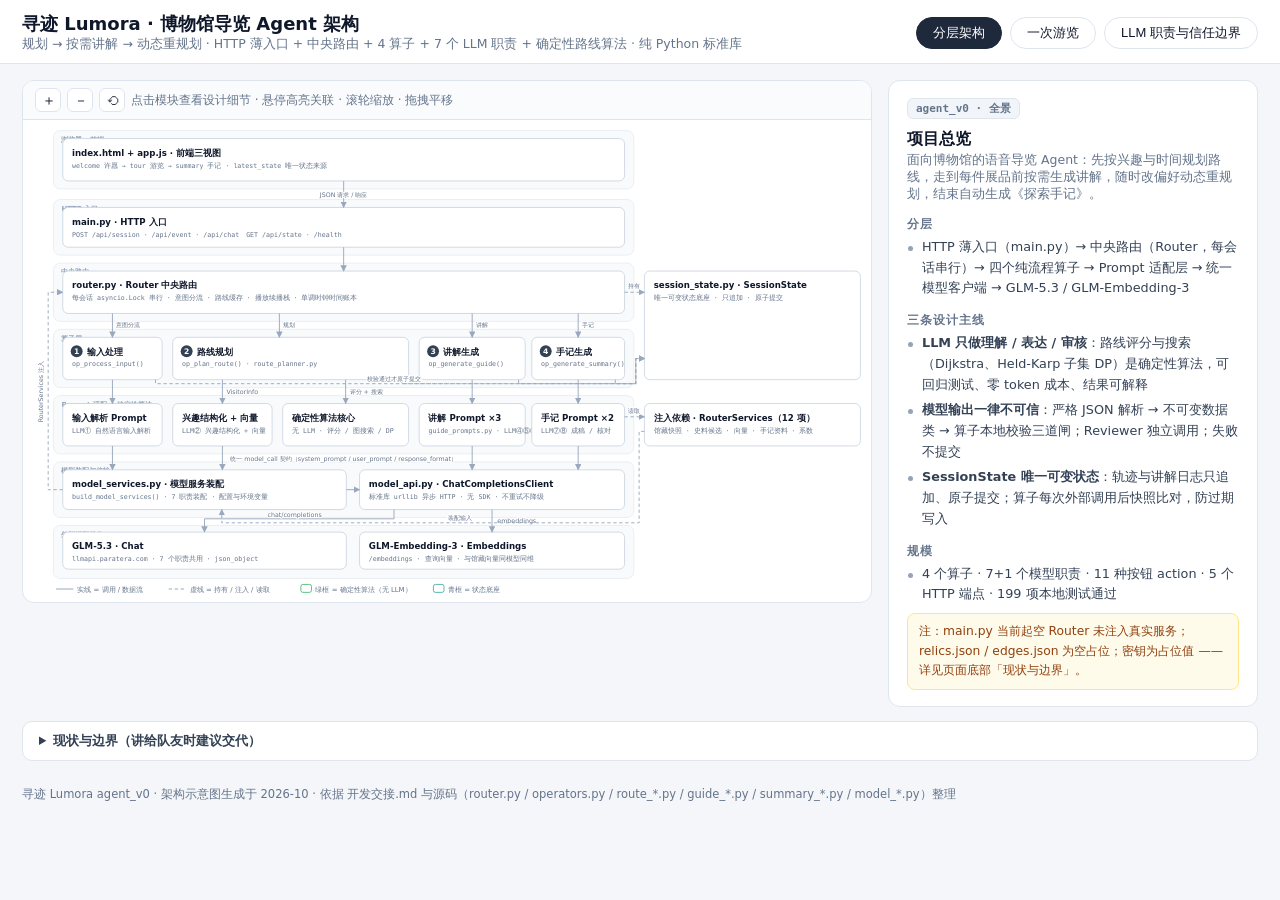
<file: docs/架构示意图.html>
<!doctype html>
<html lang="zh-CN">
<head>
<meta charset="utf-8">
<meta name="viewport" content="width=device-width, initial-scale=1">
<title>寻迹 Lumora · Agent 架构示意图</title>
<style>
  :root{
    --ink:#0f172a; --muted:#64748b; --bg:#f4f6f9; --panel:#ffffff; --line:#dfe5ee;
    --accent:#2563eb; --algo:#16a34a; --state:#0d9488;
  }
  *{box-sizing:border-box}
  body{margin:0;background:var(--bg);color:var(--ink);
    font-family:system-ui,-apple-system,"Segoe UI","Microsoft YaHei","PingFang SC",sans-serif;}
  header{position:sticky;top:0;z-index:20;background:#fff;border-bottom:1px solid var(--line);
    padding:12px 22px 10px;display:flex;flex-wrap:wrap;gap:8px 18px;align-items:center;}
  header h1{font-size:18px;margin:0;font-weight:700}
  header .sub{font-size:12.5px;color:var(--muted)}
  nav{margin-left:auto;display:flex;gap:8px}
  nav button{border:1px solid var(--line);background:#fff;border-radius:999px;padding:6px 16px;
    font-size:13px;cursor:pointer;color:var(--ink);transition:.15s}
  nav button:hover{border-color:#94a3b8}
  nav button.on{background:#1e293b;border-color:#1e293b;color:#fff}
  main{padding:16px 22px 8px}
  section.view{display:none}
  section.view.on{display:block}
  /* ---- 架构视图 ---- */
  #view-arch{display:none}
  #view-arch.on{display:flex;gap:16px;align-items:flex-start}
  #archwrap{flex:1;min-width:0;background:var(--panel);border:1px solid var(--line);border-radius:12px;
    overflow:hidden}
  #archbar{display:flex;gap:6px;align-items:center;padding:7px 12px;border-bottom:1px solid var(--line);
    font-size:12px;color:var(--muted);background:#fafbfd}
  #archbar button{border:1px solid var(--line);background:#fff;border-radius:6px;width:26px;height:24px;
    cursor:pointer;font-size:14px;line-height:1;color:var(--ink)}
  #archbar button:hover{border-color:var(--accent);color:var(--accent)}
  #svgbox{overflow:hidden;cursor:grab}
  #svgbox.panning{cursor:grabbing}
  svg#arch{display:block;width:100%;height:auto;user-select:none;-webkit-user-select:none}
  g.node{cursor:pointer}
  g.node rect.box{fill:#fff;stroke:#cbd5e1;stroke-width:1.3;transition:.12s}
  g.node:hover rect.box{stroke:var(--accent)}
  g.node.sel rect.box{stroke:var(--accent);stroke-width:2;fill:#f5f9ff}
  g.edge path{fill:none;stroke:#9aa8bd;stroke-width:1.4}
  g.edge text{fill:#64748b;font-size:9.5px;paint-order:stroke;stroke:#ffffff;stroke-width:3px}
  g.edge.hl path{stroke:var(--accent);stroke-width:2.4}
  g.edge.hl text{fill:var(--accent);font-weight:600}
  /* ---- 详情面板 ---- */
  aside#detail{width:370px;flex:0 0 370px;background:var(--panel);border:1px solid var(--line);
    border-radius:12px;padding:16px 18px;max-height:calc(100vh - 130px);overflow:auto;position:sticky;top:74px}
  #detail .dfile{display:inline-block;font:600 11px/1 ui-monospace,Consolas,monospace;
    background:#f1f5f9;border:1px solid var(--line);border-radius:6px;padding:4px 8px;color:var(--muted)}
  #detail h2{font-size:16px;margin:10px 0 2px}
  #detail .dtag{font-size:12.5px;color:var(--muted);margin:2px 0 8px}
  #detail ul{margin:4px 0;padding-left:0;list-style:none}
  #detail li{font-size:12.8px;line-height:1.62;padding-left:15px;position:relative;margin:5px 0;color:#334155}
  #detail li:before{content:"";position:absolute;left:1px;top:9px;width:5px;height:5px;border-radius:50%;background:#94a3b8}
  #detail .dapi{font:11.5px/1.6 ui-monospace,Consolas,monospace;background:#f1f5f9;color:#334155;
    border:1px solid var(--line);border-radius:8px;padding:9px 11px;margin:8px 0 4px;white-space:pre-wrap;word-break:break-all}
  #detail .dnote{font-size:12.3px;background:#fffbeb;border:1px solid #fde68a;border-radius:8px;
    padding:8px 11px;margin-top:8px;color:#92400e;line-height:1.6}
  #detail h3{font-size:11.5px;color:var(--muted);margin:14px 0 2px;letter-spacing:1px}
  /* ---- 旅程视图 ---- */
  #view-journey .stage{display:flex;gap:14px;align-items:flex-start;flex-wrap:wrap}
  #steps{flex:0 0 250px;display:flex;flex-direction:column;gap:6px}
  #steps .step{background:var(--panel);border:1px solid var(--line);border-radius:10px;padding:10px 12px;
    cursor:pointer;transition:.15s;display:flex;gap:10px;align-items:baseline}
  #steps .step:hover{border-color:#94a3b8}
  #steps .step.on{border-color:#1e293b;background:#f8fafc}
  #steps .step .no{font-size:11px;font-weight:700;color:#fff;background:#334155;border-radius:6px;padding:2px 7px}
  #steps .step.on .no{background:var(--ink)}
  #steps .step .t{font-size:13.5px;font-weight:600}
  #steps .step .e{font-size:10.5px;color:var(--muted);display:block;margin-top:2px}
  #stepdetail{flex:1;min-width:320px;background:var(--panel);border:1px solid var(--line);border-radius:12px;
    padding:18px 20px}
  #stepdetail h2{margin:0 0 2px;font-size:17px}
  #stepdetail .ep{font:11.5px ui-monospace,Consolas,monospace;background:#f1f5f9;color:#334155;border:1px solid var(--line);
    display:inline-block;border-radius:6px;padding:4px 10px;margin:6px 0 12px}
  .flowcol{margin:8px 0 4px}
  .fstep{background:#fff;border:1px solid var(--line);border-left:3px solid #cbd5e1;
    border-radius:8px;padding:7px 12px;font-size:12.8px;margin:0 auto;max-width:560px;color:#334155}
  .fstep.llm{border-left-color:var(--accent)}
  .fstep.algo{border-left-color:var(--algo)}
  .fstep.state{border-left-color:var(--state)}
  .farrow{text-align:center;color:#b6c2d4;font-size:12px;line-height:1.3;margin:1px 0}
  .tagrow{display:flex;flex-wrap:wrap;gap:6px;margin-top:6px}
  .tag{font-size:11.5px;border-radius:999px;padding:2px 11px;border:1px solid var(--line);background:#fff;color:#475569}
  .tag.llm{border-color:#bfdbfe;color:#1d4ed8}
  .tag.st{border-color:#99f6e4;color:#0f766e}
  #stepdetail h3{font-size:11.5px;color:var(--muted);margin:16px 0 4px;letter-spacing:1px}
  #stepdetail .snote{font-size:12.6px;color:#78350f;background:#fffbeb;border:1px solid #fde68a;
    border-radius:8px;padding:8px 12px;line-height:1.65;margin-top:4px}
  /* ---- LLM 视图 ---- */
  #view-llm h3.h{margin:4px 0 8px;font-size:14px;font-weight:600}
  .pipe{display:flex;flex-wrap:wrap;gap:6px;align-items:stretch;margin:6px 0 18px}
  .pipe .st{flex:1;min-width:150px;background:var(--panel);border:1px solid var(--line);
    border-radius:10px;padding:9px 12px;font-size:12.2px;line-height:1.5;color:#334155}
  .pipe .st b{display:block;font-size:11.8px;color:var(--ink);margin-bottom:3px}
  .pipe .arr{align-self:center;color:#b6c2d4;font-size:15px;flex:0 0 auto}
  .llmgrid{display:flex;gap:14px;flex-wrap:wrap;align-items:flex-start}
  table.llm{border-collapse:collapse;background:var(--panel);border:1px solid var(--line);
    border-radius:12px;overflow:hidden;flex:1 1 640px;font-size:12.4px}
  table.llm th{background:#f8fafc;text-align:left;padding:8px 10px;font-size:11.5px;color:var(--muted);letter-spacing:.5px}
  table.llm td{border-top:1px solid var(--line);padding:7px 10px;vertical-align:top;line-height:1.5;color:#334155}
  table.llm td.r{font-weight:700;white-space:nowrap;color:var(--ink)}
  table.llm tr:hover td{background:#fafbfd}
  .llmcards{flex:0 0 350px;display:flex;flex-direction:column;gap:12px}
  .card{background:var(--panel);border:1px solid var(--line);border-top:3px solid var(--algo);
    border-radius:10px;padding:12px 15px}
  .card.rose{border-top-color:var(--accent)}
  .card h3{margin:0 0 6px;font-size:13.5px}
  .card li{font-size:12.4px;line-height:1.65;margin:4px 0;color:#334155}
  /* ---- 现状条 ---- */
  details#status{margin:6px 22px 20px;background:#fff;border:1px solid var(--line);border-radius:10px;padding:10px 16px}
  details#status summary{cursor:pointer;font-size:13px;font-weight:600;color:#334155}
  details#status ul{margin:8px 0 2px;padding-left:20px}
  details#status li{font-size:12.6px;line-height:1.7;color:#475569}
  footer{padding:6px 22px 18px;font-size:11.5px;color:var(--muted)}
  @media (max-width:1100px){
    #view-arch.on{flex-direction:column}
    aside#detail{width:100%;flex:none;position:static;max-height:none}
  }
</style>
</head>
<body>

<header>
  <div>
    <h1>寻迹 Lumora · 博物馆导览 Agent 架构</h1>
    <div class="sub">规划 → 按需讲解 → 动态重规划 · HTTP 薄入口 + 中央路由 + 4 算子 + 7 个 LLM 职责 + 确定性路线算法 · 纯 Python 标准库</div>
  </div>
  <nav>
    <button data-v="arch" class="on">分层架构</button>
    <button data-v="journey">一次游览</button>
    <button data-v="llm">LLM 职责与信任边界</button>
  </nav>
</header>

<main>
  <!-- ===================== 视图一：分层架构 ===================== -->
  <section class="view on" id="view-arch">
    <div id="archwrap">
      <div id="archbar">
        <button id="zin" title="放大">＋</button>
        <button id="zout" title="缩小">－</button>
        <button id="zreset" title="复位">⟲</button>
        <span>点击模块查看设计细节 · 悬停高亮关联 · 滚轮缩放 · 拖拽平移</span>
      </div>
      <div id="svgbox"><svg id="arch" xmlns="http://www.w3.org/2000/svg" viewBox="0 0 1280 728"></svg></div>
    </div>
    <aside id="detail"></aside>
  </section>

  <!-- ===================== 视图二：一次游览 ===================== -->
  <section class="view" id="view-journey">
    <div class="stage">
      <div id="steps"></div>
      <div id="stepdetail"></div>
    </div>
  </section>

  <!-- ===================== 视图三：LLM 职责 ===================== -->
  <section class="view" id="view-llm">
    <h3 class="h">模型输出的信任管线 —— 每一次 LLM 调用都要走完全部闸门</h3>
    <div class="pipe" id="pipe"></div>
    <div class="llmgrid">
      <table class="llm" id="llmtable"></table>
      <div class="llmcards">
        <div class="card">
          <h3>路线核心刻意不用 LLM</h3>
          <ul>
            <li>六维加权评分、有向 Dijkstra 最短路、≤12 厅 Held-Karp 子集 DP（>12 厅贪心 + 2-opt）全部是<b>确定性算法</b>。</li>
            <li>LLM 只提供两个输入：<b>InterestProfile 兴趣标签</b> + <b>查询向量</b>，之后的决策可复现、可回归测试（199 项测试）、零 token 成本。</li>
            <li>精确最优的边界写进返回值（optimality_scope）：限于既定单厅 Top-K、预计算最短通路与尾部剔除规则之内。</li>
          </ul>
        </div>
        <div class="card rose">
          <h3>模型输出一律不可信</h3>
          <ul>
            <li>严格 JSON 解析：拒绝未知/缺失字段、重复键、代码围栏外文本、SDK 包装。</li>
            <li>不可变数据类（frozen + slots）二次构造校验：引用范围、顺序、数量。</li>
            <li>两个 Reviewer <b>独立成调</b>，不复用 Composer 的判断；approved=true 时 issues 必须为空，无默认批准。</li>
            <li>任一环节失败 → 不写入会话状态（原子性）；算子每次外部调用后还会比对会话快照防过期提交。</li>
          </ul>
        </div>
      </div>
    </div>
  </section>
</main>

<details id="status">
  <summary>现状与边界（讲给队友时建议交代）</summary>
  <ul>
    <li><b>已实现</b>：Router、4 个算子、7 个模型职责装配、HTTP 入口与前端三视图；<b>199 项本地测试全部通过</b>（mock transport，不访问真实服务）。</li>
    <li><b>main.py 目前起的是空 Router</b>：serve() 未注入 build_model_services() 与真实馆藏数据，直接运行时聊天/规划会 service_unavailable，部署前需在启动层装配。</li>
    <li><b>data/relics.json、data/edges.json 均为空占位</b>：馆藏快照（MuseumSnapshot）、史料候选需由数据侧注入，不编造虚构拓扑。</li>
    <li><b>远端模型未验证</b>：API 密钥为占位值，真实密钥用环境变量 LUMORA_LLM_API_KEY 注入（set_lumora_api_key.ps1）。</li>
    <li><b>待接入</b>：TTS、真实播放器、鉴权、状态持久化（当前路由状态为进程内存）。</li>
  </ul>
</details>

<footer>寻迹 Lumora agent_v0 · 架构示意图生成于 2026-10 · 依据 开发交接.md 与源码（router.py / operators.py / route_*.py / guide_*.py / summary_*.py / model_*.py）整理</footer>

<script>
/* ============================================================
   层背景带（中性灰，仅作分区提示）
============================================================ */
const BANDS = [
  {x:46, y:16,  w:876, h:88, label:'浏览器 · 前端'},
  {x:46, y:120, w:876, h:84, label:'HTTP 入口'},
  {x:46, y:216, w:876, h:88, label:'中央路由'},
  {x:46, y:316, w:876, h:88, label:'算子层'},
  {x:46, y:416, w:876, h:88, label:'Prompt 适配 × 确定性算法'},
  {x:46, y:516, w:876, h:84, label:'模型装配与传输'},
  {x:46, y:612, w:876, h:80, label:'外部模型服务'},
];

/* ============================================================
   节点：图面只保留 名称 + 一行小注，细节全部在右侧面板
   accent: 'algo'（绿）/ 'state'（青）/ 默认中性
============================================================ */
const NODES = [
{ id:'frontend', x:60,y:28, w:848,h:64,
  title:'index.html + app.js · 前端三视图', sub:'welcome 许愿 → tour 游览 → summary 手记 · latest_state 唯一状态来源',
  detail:{file:'index.html / app.js / style.css', tag:'三视图单页前端，只做展示与上报，不保存合并状态',
    pts:[
      '三视图：welcome 许愿表单 → tour 游览（路线卡 / 讲解卡 / 聊天卡）→ summary 探索手记',
      '每次响应统一 {reply_content, latest_state}，前端 apply() 整体重渲染；latest_state 永远来自服务端 state.to_dict()',
      '讲解播放按分句逐段推进，定时上报 playback_progress（当前为模拟播放器）',
      '结束模态收集两个反馈问题（最印象展品 / 感想），均可跳过',
      'sessionStorage 记住 session_id，刷新后 GET /api/state 恢复界面',
    ]}},
{ id:'main', x:60,y:132, w:848,h:60,
  title:'main.py · HTTP 入口', sub:'POST /api/session · /api/event · /api/chat　GET /api/state · /health',
  detail:{file:'main.py', tag:'HTTP 到 Router 的薄适配层，不做任何业务',
    pts:[
      '纯标准库 http.server 自建（无 Flask/FastAPI），单线程 + 内置 asyncio 事件循环',
      '五个端点：POST /api/session 建会话、/api/event 按钮事件、/api/chat 自然语言、GET /api/state 读状态、/health 健康检查；另托管静态文件',
      '只做 JSON 校验与转交，CORS 全开，请求体上限 1MB',
    ],
    note:'create_server() 当前用空 Router() —— serve() 前需自行传入 build_model_services() 装配的 Router，否则聊天 / 规划会 service_unavailable。'}},
{ id:'router', x:60,y:228, w:848,h:64,
  title:'router.py · Router 中央路由', sub:'每会话 asyncio.Lock 串行 · 意图分流 · 路线缓存 · 播放续播栈 · 单调时钟时间账本',
  detail:{file:'router.py', tag:'可注入的内存态调度层：会话管理、事件分发、播放协议、时间账本',
    pts:[
      '按 session_id 保存独立会话，每会话一把 asyncio.Lock：同会话请求串行，不同会话可并发',
      '11 种按钮 action 直达：submit_preferences / update_visitor_info / replan / start_guide / skip / update_location / playback_progress / resume_guide / finish / generate_summary / get_state',
      '自然语言经 op_process_input 分流；混合输入按「提交游客信息 → 回答当前展品追问 → 必要时重规划」执行',
      '会话级缓存：最近路线 route、最近尝试 plan_result、route_dirty 标记、当前播放稿件版本、resume 续播栈、summary',
      '时间账本：请求进出按单调时钟扣减 remaining_minutes；显式提交时间重置计时基准；规划预估 time_bill 不扣真实余额',
      'no_feasible_route：保留旧队列并保持 route_dirty，拒绝沿失效路线开讲；time_exhausted：只清空待看队列，不结束游览',
      'finish 幂等；结束后若注入手记服务则自动生成《探索手记》，失败可重试',
    ],
    api:'dispatch_action(router, session_id, action, payload)\ndispatch_chat(router, session_id, text, playback=None)\ncreate_session(...) → 每次响应 {reply_content, latest_state}'}},
{ id:'state', x:938,y:228, w:326,h:164, accent:'state',
  title:'session_state.py · SessionState', sub:'唯一可变状态底座 · 只追加 · 原子提交',
  detail:{file:'session_state.py', tag:'四个算子共同的可信状态底座：只校验和保存，不含算法',
    pts:[
      'VisitorInfo 五类：content_interests（内容兴趣）/ guide_styles（讲解风格）/ guide_focus（讲解角度）/ remaining_minutes（剩余时间）/ other_needs（其他需求），均可缺省',
      'pending_queue 待看队列只能整体替换，禁止重复与已参观展品',
      'visited_relics 参观轨迹与 guide_records 讲解日志只能追加；跳过与重规划不删除已生成问答',
      'record_guide() 原子提交：主讲校验成功 → 追加日志 + VisitRecord + 队首出队一次完成；追问回答只追加日志',
      'skip_next() 移出队首记入 skipped，不算已参观；finish() 幂等，之后冻结一切修改',
      'GuideContext 保存播放上下文（稿件 ID / 分句 / 已播前缀），防止「已生成」被误当「已听完」',
      'to_dict() / from_dict()：服务端可信快照序列化与恢复，不接受客户端快照覆盖服务端状态',
    ],
    api:'update_visitor_info(**changes)\nreplace_pending_queue(stops)\nrecord_guide(record)\nskip_next(expected_relic_id=None)\nfinish() · to_dict() · from_dict(data)'}},
{ id:'op_input', x:60,y:328, w:150,h:64, badge:'1',
  title:'输入处理', sub:'op_process_input()',
  detail:{file:'operators.py → op_process_input()', tag:'统一入口：结构化字段与自然语言都从这里进入',
    pts:[
      '五类游客信息字段字典 → 直接校验局部更新，不调用模型',
      '自然语言 → 注入的 InputInterpreter（LLM①），输出 InputAnalysis：visitor_info_changes / question / replan_requested / finish_requested',
      '当前展品追问优先取 GuideContext 正在讲的展品，而非最近完成讲解的展品',
      '分析结果与字段全部校验成功才提交；失败不写入任何状态',
      '算子不改轨迹、讲解日志、待看队列；追问交给 Router 转给讲解算子',
    ]}},
{ id:'op_plan', x:226,y:328, w:356,h:64, badge:'2',
  title:'路线规划', sub:'op_plan_route() · route_planner.py',
  detail:{file:'route_planner.py → op_plan_route()', tag:'评分 → 打包 → 图搜索 → 裁剪 → 召回 → 原子提交',
    pts:[
      '输入：真实当前位置 / 出口 + MuseumSnapshot + InterestProfile + 查询向量 + pace（quick / standard / deep）',
      '时间未知 → 要求补充；时间为 0 → time_exhausted 清空队列（不代表已到出口）',
      '计算与校验全部成功后才一次性替换 pending_queue；不改历史记录、不扣减 remaining_minutes',
      '无可行通路或净预算不足 → no_feasible_route、pending_queue_updated=False，保留原队列',
      '返回完整 plan_result：路径节点 / 展品三项评分 / 推荐标签 / time_bill（步行+穿行+驻足+罚时）',
      '没有核心展品但可通行时返回纯通行路线，仍可召回顺路国宝',
    ],
    api:'await op_plan_route(state, start_node_id, exit_node_id,\n    snapshot, interests, query_vector, pace, config)'}},
{ id:'op_guide', x:598,y:328, w:160,h:64, badge:'3',
  title:'讲解生成', sub:'op_generate_guide()',
  detail:{file:'guide_generator.py → op_generate_guide()', tag:'三段流水：Selector → Composer → Reviewer，全部必需注入',
    pts:[
      '缺任一模型服务抛 NotImplementedError，无规则回退、无模型内部知识回退',
      '每次外部调用后比对会话快照，会话已变即终止本次流程，防过期结果提交',
      '主讲只允许当前队首（建议显式带 relic_id 防旧按钮操作到新队首）',
      '成功才 record_guide() 原子提交：讲解日志 + VisitRecord + 队首出队一次完成',
      '追问回答不改轨迹、不改主讲原稿，原样返回 resume_context 供 Router 续播',
      'Reviewer 不批准 = 整体失败，不留半稿；新稿件使用新 guide_id',
    ]}},
{ id:'op_summary', x:768,y:328, w:140,h:64, badge:'4',
  title:'手记生成', sub:'op_generate_summary()',
  detail:{file:'summary_generator.py → op_generate_summary()', tag:'把本次全程讲解与问答整理成结构化《探索手记》',
    pts:[
      '取材：SessionState 里的全程 guide_records + visited_relics（含队首未完成主讲的问答），不从模型内部知识补内容',
      '展品基础资料按 ID 查 data/relics.json；缺失 / 重复 / 额外 ID 直接失败',
      '本地校验：trail 覆盖全部已参观且保序、discoveries ≥ 1、connections ≥ 2 件展品、questions 只引真实 answer 记录',
      '空游览（无轨迹无日志）→ status=empty，不调模型',
      '不改会话、不自动 finish；结束后可重复生成 / 重试',
      '原问题由后端从日志补回，模型只写 answer_summary，禁止改写问题',
    ]}},
{ id:'prompt_input', x:60,y:428, w:150,h:64,
  title:'输入解析 Prompt', sub:'LLM① 自然语言输入解析',
  detail:{file:'input_interpreter_prompt.py', tag:'模型无关的 Prompt 适配层（不绑定任何厂商 SDK）',
    pts:[
      '提供系统提示、严格 JSON Schema、build_input_interpreter_messages()、parse_input_analysis() 与异步闭包',
      '上下文（游客信息 / 当前参观 / 讲解上下文）以不可变对象传入，不暴露可修改的会话',
      '输出四键：visitor_info_changes / question / replan_requested / finish_requested；涉及字段须给完整新值',
    ]}},
{ id:'prompt_interest', x:226,y:428, w:150,h:64,
  title:'兴趣结构化 + 向量', sub:'LLM② 兴趣结构化 + 向量',
  detail:{file:'interest_prompts.py', tag:'把不可变 VisitorInfo 转换为规划用的 InterestProfile',
    pts:[
      '输出字段与 route_models.InterestProfile 一致：时代 / 地域 / 品类 / 工艺（组内 OR）+ 题材 / 审美 / 文化 IP / 受众（外层独立目标、内层 OR 备选）+ query_text',
      'guide_styles 与 remaining_minutes 不进入兴趣标签；other_needs 只在明确表达受众适配时进入 target_audience',
      '可注入馆藏 taxonomy 规范词表：提供后模型只能从对应维度规范词中选择',
      '同一服务层同时承担 embed_query 查询向量调用（GLM-Embedding-3）',
    ]}},
{ id:'algo', x:392,y:428, w:190,h:64, accent:'algo',
  title:'确定性算法核心', sub:'无 LLM · 评分 / 图搜索 / DP',
  detail:{file:'route_scoring.py / route_graph.py / route_planner.py（_Optimizer）', tag:'规划的质量与最优性全在这一层：完全确定性、可回归测试',
    pts:[
      '评分 = 标签 50 + 向量 30 + 价值 20（满分 100）：S_tag = min(50, 50·Σ(w·M)/Σw · β)，六维权重 25/25/20/10/10/10；层级匹配子类全中 1.0、仅父类 0.5；时代×品类双全中 β=1.3，单中 0.7',
      '向量分：余弦相似度 > 0.5 线性拉伸至 0–30；价值分：20 × importance_level / 5',
      '单厅 Top-K（quick/standard/deep = 3/5/8），厅内收益按 0.85^rank 疲劳衰减',
      '有向 Dijkstra：中间展厅累加固定穿行时间；相同耗时优先更少跨层、更少边数',
      '≤12 厅：Held-Karp 子集 DP，状态 = (已选厅集合, 末厅, 免费跨层次数)，精确；>12 厅：按性价比贪心插入 + 2-opt，不保证全局最优',
      '净预算 = 剩余 90%；名义超时 ≤ 15 分钟容差内逐个删除末位低分展品；第 3 次起楼层变化 +3 分钟罚时',
      '核心路线确定后在纯途经厅顺路插入重要度 5 的国宝（每件快速打卡 4 分钟），不为补偿绕路',
    ]}},
{ id:'prompt_guide', x:598,y:428, w:160,h:64,
  title:'讲解 Prompt ×3', sub:'guide_prompts.py · LLM④⑤⑥',
  detail:{file:'guide_prompts.py', tag:'第三算子的三段模型适配：Selector / Composer / Reviewer',
    pts:[
      'Selector 只能逐字复制候选材料 —— 本地逐项核对 material_id / 原文 / 来源 / 关联展品，防模型改写史料',
      'Composer 只能用 selection.materials 成稿，输出分句播放单元 + used_material_ids，引用范围再次检查',
      'Reviewer 独立调用做六项核对；approved=true 时 issues 必须为空，无默认批准',
      '候选史料可为固定 GuideMaterial 序列，或 async load_candidates(request) 按展品从资料层加载',
    ]}},
{ id:'prompt_summary', x:768,y:428, w:140,h:64,
  title:'手记 Prompt ×2', sub:'LLM⑦⑧ 成稿 / 核对',
  detail:{file:'summary_prompts.py + summary_data.py', tag:'第四算子的两段模型适配 + 资料读取',
    pts:[
      'Composer 输出 SummaryDraft 七键：title / introduction / trail / discoveries / connections / questions / next_exploration',
      '本地解析强制：trail 覆盖已参观展品且顺序一致、发现非空、跨展品联系至少两件、ID 全部落在本次记录内',
      'questions 只能引用真实 answer 稿件且不重复；原问题从日志补回，模型不得输出问题字段',
      'JsonSummaryDataSource 读 data/relics.json（现为空占位，最小结构 {"relics":[{relic_id,name,era?,gallery_name?}]}）',
    ]}},
{ id:'deps', x:938,y:428, w:326,h:64,
  title:'注入依赖 · RouterServices（12 项）', sub:'馆藏快照 · 史料候选 · 向量 · 手记资料 · 系数',
  detail:{file:'router.RouterServices（model_services.build_model_services 装配）', tag:'依赖全部注入：算子是纯流程，数据与服务由外部提供，测试可整体替换',
    pts:[
      '12 项 = 7 个模型职责 + snapshot / data_source / vector_service / planner_config / summary_data_source',
      '馆藏以 MuseumSnapshot 注入：galleries（展厅+穿行时间）/ exhibits（标签+向量+重要度+驻足+拥挤系数）/ 有向 edges / node_floors；不读空的 relics.json 编造拓扑',
      '空间边（步行时间）与知识关联边（edges.json，供讲解串联，待审核接入）是两回事',
      'PlannerConfig 集中全部系数（六维权重、Top-K、净预算比例、罚时…），实验用 dataclasses.replace() 换参数，不改搜索代码',
      '测试注入 mock transport / model_call，199 项测试不访问真实服务',
    ]}},
{ id:'model_services', x:60,y:528, w:428,h:60,
  title:'model_services.py · 模型服务装配', sub:'build_model_services() · 7 职责装配 · 配置与环境变量',
  detail:{file:'model_services.py', tag:'组合根：把 Prompt 闭包与 HTTP 客户端装配成 Router 可用的服务包',
    pts:[
      'build_model_services(candidates, snapshot | data_source, vector_service, summary_data_source) → RouterServices',
      '7 个职责：interpreter / interest_parser / selector / composer / reviewer / summary_composer / summary_reviewer，可共用同一模型配置',
      '配置读 llm_config.json（base_url / model / chat_path / response_mode / embedding_model），每个字段可被 LUMORA_LLM_<大写字段> 环境变量覆盖',
      '密钥不落盘：set_lumora_api_key.ps1 隐藏输入写入当前会话（-PersistUser 保存用户级）',
      '装配本身不发网络请求；两个 Reviewer 仍分别独立调用',
    ]}},
{ id:'model_api', x:508,y:528, w:400,h:60,
  title:'model_api.py · ChatCompletionsClient', sub:'标准库 urllib 异步 HTTP · 无 SDK · 不重试不降级',
  detail:{file:'model_api.py + llm_config.json', tag:'厂商无关的统一模型出口：全部出站请求从这里走',
    pts:[
      '模型调用契约：model_call(system_prompt=…, user_prompt=…, response_format=…)，Prompt 层只依赖这三个关键字参数',
      '服务商 GLM-5.3 不支持 json_schema，因此发送 {"type":"json_object"} 并把内部 Schema 拼入系统指令',
      '响应校验：唯一 choice、finish_reason=stop、无 refusal / tool_calls；认证 / 超时 / 无效正文返回固定错误描述，不回显服务端错误体或密钥',
      'embed_query(text) 调 /embeddings，空向量 / 零向量 / 非有限值会被拒绝，维数匹配由规划算子检查',
    ]}},
{ id:'llm_chat', x:60,y:622, w:428,h:56,
  title:'GLM-5.3 · Chat', sub:'llmapi.paratera.com · 7 个职责共用 · json_object',
  detail:{file:'llm_config.json: model=GLM-5.3 · response_mode=json_object', tag:'单个 Chat 模型承担全部 7 个理解 / 表达 / 审核职责',
    pts:[
      '输入解析、兴趣结构化、讲解选材、讲解成稿、讲解核对、手记成稿、手记核对',
      '服务端格式约束不替代本地校验：所有输出仍要过严格 JSON、数据类与算子三道闸',
      '远端联通与服务端格式兼容尚未用真实密钥验证',
    ]}},
{ id:'llm_embed', x:508,y:622, w:400,h:56,
  title:'GLM-Embedding-3 · Embeddings', sub:'/embeddings · 查询向量 · 与馆藏向量同模型同维',
  detail:{file:'llm_config.json: embedding_model=GLM-Embedding-3', tag:'语义检索的向量出口（仅规划阶段使用）',
    pts:[
      '查询文本 = content_interests 用分号连接的当前内容兴趣',
      '馆藏向量由数据源预生成，必须使用同一编码模型与维数；缺失 / 零向量 / 维数不一致直接报错并保留原队列',
      '实际使用前仍需确认账号权限、Embeddings 路径、返回格式与维数',
    ]}},
];

/* ============================================================
   边（调用 / 数据流）
============================================================ */
const EDGES = [
 {id:'e1', from:'frontend', to:'main', pts:[[484,92],[484,132]], label:'JSON 请求 / 响应', lp:[484,116]},
 {id:'e2', from:'main', to:'router', pts:[[484,192],[484,228]]},
 {id:'e3', from:'router', to:'op_input', pts:[[135,292],[135,328]], label:'意图分流', lp:[141,313], anchor:'start'},
 {id:'e4', from:'router', to:'op_plan', pts:[[387,292],[387,328]], label:'规划', lp:[393,313], anchor:'start'},
 {id:'e5', from:'router', to:'op_guide', pts:[[678,292],[678,328]], label:'讲解', lp:[684,313], anchor:'start'},
 {id:'e6', from:'router', to:'op_summary', pts:[[838,292],[838,328]], label:'手记', lp:[844,313], anchor:'start'},
 {id:'e7', from:'op_input', to:'prompt_input', pts:[[135,392],[135,428]]},
 {id:'e8', from:'op_plan', to:'prompt_interest', pts:[[301,392],[301,428]], label:'VisitorInfo', lp:[307,413], anchor:'start'},
 {id:'e9', from:'op_plan', to:'algo', pts:[[487,392],[487,428]], label:'评分 + 搜索', lp:[493,413], anchor:'start'},
 {id:'e10', from:'op_guide', to:'prompt_guide', pts:[[678,392],[678,428]]},
 {id:'e11', from:'op_summary', to:'prompt_summary', pts:[[838,392],[838,428]]},
 {id:'e12', from:'prompt_input', to:'model_services', pts:[[135,492],[135,528]]},
 {id:'e13', from:'prompt_interest', to:'model_services', pts:[[301,492],[301,528]]},
 {id:'e14', from:'prompt_guide', to:'model_api', pts:[[678,492],[678,528]]},
 {id:'e15', from:'prompt_summary', to:'model_api', pts:[[838,492],[838,528]]},
 {id:'e16', from:'model_services', to:'model_api', pts:[[488,558],[508,558]]},
 {id:'e17', from:'model_api', to:'llm_chat', pts:[[560,588],[560,602],[274,602],[274,622]], label:'chat/completions', lp:[410,600]},
 {id:'e18', from:'model_api', to:'llm_embed', pts:[[708,588],[708,622]], label:'embeddings', lp:[716,608], anchor:'start'},
 {id:'e19', from:'router', to:'state', pts:[[908,260],[938,260]], dash:1, label:'持有', lp:[923,254]},
 {id:'e20a', from:'op_input', to:'state', pts:[[200,392],[200,398],[925,398],[925,360],[938,360]], dash:1},
 {id:'e20b', from:'op_plan', to:'state', pts:[[572,392],[572,398],[925,398],[925,360],[938,360]], dash:1},
 {id:'e20c', from:'op_guide', to:'state', pts:[[748,392],[748,398],[925,398],[925,360],[938,360]], dash:1, label:'校验通过才原子提交', lp:[560,394]},
 {id:'e20d', from:'op_summary', to:'state', pts:[[894,392],[894,398],[925,398],[925,360],[938,360]], dash:1},
 {id:'e21', from:'deps', to:'model_services', pts:[[938,470],[930,470],[930,608],[300,608],[300,588]], dash:1, label:'装配输入', lp:[660,604]},
 {id:'e22', from:'model_services', to:'router', pts:[[60,558],[38,558],[38,260],[60,260]], dash:1, label:'RouterServices 注入', lp:[30,410], rot:-90},
 {id:'e23', from:'prompt_summary', to:'deps', pts:[[908,448],[938,448]], dash:1, label:'读取', lp:[923,442]},
];

/* ============================================================
   SVG 渲染
============================================================ */
const svg = document.getElementById('arch');
const NS = 'http://www.w3.org/2000/svg';
function el(tag, attrs, parent){
  const e = document.createElementNS(NS, tag);
  for(const k in attrs) e.setAttribute(k, attrs[k]);
  if(parent) parent.appendChild(e);
  return e;
}
function tw(s, f){
  let w = 0;
  for(const ch of s){ w += ch.charCodeAt(0) > 127 ? f*1.08 : f*0.58; }
  return w;
}
const ACCENT = {algo:'#16a34a', state:'#0d9488'};

const defs = el('defs', {}, svg);
const mkArr = (id, color) => {
  const m = el('marker', {id, viewBox:'0 0 10 10', refX:9, refY:5, markerWidth:7, markerHeight:7, orient:'auto-start-reverse'}, defs);
  el('path', {d:'M 0 0 L 10 5 L 0 10 z', fill:color}, m);
};
mkArr('arr', '#9aa8bd'); mkArr('arrH', '#2563eb');

const world = el('g', {id:'world'}, svg);

/* 层背景带 */
BANDS.forEach(b => {
  const g = el('g', {}, world);
  el('rect', {x:b.x, y:b.y, width:b.w, height:b.h, rx:10, fill:'#f8fafc', stroke:'#e2e8f0'}, g);
  const t = el('text', {x:b.x+12, y:b.y+17, fill:'#94a3b8', 'font-size':10.5, 'font-weight':600}, g);
  t.textContent = b.label;
});

/* 节点：标题 + 一行小注 */
const nodeElems = {};
NODES.forEach(n => {
  const g = el('g', {class:'node', 'data-id':n.id}, world);
  const stroke = n.accent ? ACCENT[n.accent] : '#cbd5e1';
  el('rect', {class:'box', x:n.x, y:n.y, width:n.w, height:n.h, rx:8, stroke:stroke}, g);
  let tx = n.x + 14;
  if(n.badge){
    el('circle', {cx:n.x+21, cy:n.y+21, r:9, fill:'#334155'}, g);
    const bt = el('text', {x:n.x+21, y:n.y+25, 'text-anchor':'middle', fill:'#fff', 'font-size':11.5, 'font-weight':700}, g);
    bt.textContent = n.badge;
    tx = n.x + 36;
  }
  const title = el('text', {x:tx, y:n.y+26, 'font-size':13, 'font-weight':700, fill:'#0f172a'}, g);
  title.textContent = n.title;
  const sub = el('text', {x:n.x+14, y:n.y+44, 'font-size':10, fill:'#64748b', 'font-family':'ui-monospace,Consolas,monospace'}, g);
  sub.textContent = n.sub;
  nodeElems[n.id] = g;
});

/* 边 */
const edgeElems = {};
const adj = {};
EDGES.forEach(e => {
  const d = 'M ' + e.pts.map(p => p.join(' ')).join(' L ');
  const g = el('g', {class:'edge', 'data-id':e.id}, world);
  el('path', {d, 'marker-end':'url(#arr)', 'stroke-dasharray': e.dash ? '5 4' : 'none'}, g);
  if(e.label){
    const attrs = {x:e.lp[0], y:e.lp[1], 'text-anchor':e.anchor||'middle'};
    if(e.rot) attrs.transform = `rotate(${e.rot} ${e.lp[0]} ${e.lp[1]})`;
    const t = el('text', attrs, g);
    t.textContent = e.label;
  }
  edgeElems[e.id] = g;
  (adj[e.from] = adj[e.from] || []).push(e);
  (adj[e.to] = adj[e.to] || []).push(e);
});

/* 浮动注释 */
(function(){
  const t = el('text', {x:484, y:514, 'text-anchor':'middle', 'font-size':9.5, fill:'#64748b',
    'paint-order':'stroke', stroke:'#ffffff', 'stroke-width':3}, world);
  t.textContent = '统一 model_call 契约（system_prompt / user_prompt / response_format）';
})();

/* 图例 */
(function legend(){
  const g = el('g', {}, world);
  let x = 50;
  const ly = 712;
  function item(label, draw){
    x += draw(x, ly);
    const t = el('text', {x, y:ly, 'font-size':10.5, fill:'#64748b'}, g);
    t.textContent = label;
    x += tw(label, 10.5) + 22;
  }
  item('实线 = 调用 / 数据流', (x0) => { el('line', {x1:x0, y1:ly-4, x2:x0+26, y2:ly-4, stroke:'#9aa8bd', 'stroke-width':1.6}, g); return 32; });
  item('虚线 = 持有 / 注入 / 读取', (x0) => { el('line', {x1:x0, y1:ly-4, x2:x0+26, y2:ly-4, stroke:'#9aa8bd', 'stroke-width':1.6, 'stroke-dasharray':'5 4'}, g); return 32; });
  item('绿框 = 确定性算法（无 LLM）', (x0) => { el('rect', {x:x0, y:ly-11, width:16, height:12, rx:3, fill:'#fff', stroke:ACCENT.algo}, g); return 22; });
  item('青框 = 状态底座', (x0) => { el('rect', {x:x0, y:ly-11, width:16, height:12, rx:3, fill:'#fff', stroke:ACCENT.state}, g); return 22; });
})();

/* ============================================================
   交互：悬停高亮 / 点击详情 / 缩放平移
============================================================ */
const detail = document.getElementById('detail');
let selected = null;

function setHL(id, on){
  (adj[id] || []).forEach(e => {
    const g = edgeElems[e.id];
    g.classList.toggle('hl', on);
    g.querySelector('path').setAttribute('marker-end', on ? 'url(#arrH)' : 'url(#arr)');
    [e.from, e.to].forEach(nid => { if(nodeElems[nid]) nodeElems[nid].classList.toggle('nb', on); });
  });
}
function showDetail(id){
  const n = NODES.find(v => v.id === id);
  if(!n || !n.detail){ return; }
  const d = n.detail;
  let html = `<span class="dfile">${d.file}</span>
    <h2>${n.title}</h2>
    <div class="dtag">${d.tag}</div><ul>`;
  d.pts.forEach(p => html += `<li>${p}</li>`);
  html += '</ul>';
  if(d.api) html += `<h3>关键入口</h3><div class="dapi">${d.api.replace(/</g,'&lt;')}</div>`;
  if(d.note) html += `<div class="dnote">注：${d.note}</div>`;
  detail.innerHTML = html;
}
function showOverview(){
  detail.innerHTML = `
  <span class="dfile">agent_v0 · 全景</span>
  <h2>项目总览</h2>
  <div class="dtag">面向博物馆的语音导览 Agent：先按兴趣与时间规划路线，走到每件展品前按需生成讲解，随时改偏好动态重规划，结束自动生成《探索手记》。</div>
  <h3>分层</h3><ul>
    <li>HTTP 薄入口（main.py）→ 中央路由（Router，每会话串行）→ 四个纯流程算子 → Prompt 适配层 → 统一模型客户端 → GLM-5.3 / GLM-Embedding-3</li>
  </ul>
  <h3>三条设计主线</h3><ul>
    <li><b>LLM 只做理解 / 表达 / 审核</b>：路线评分与搜索（Dijkstra、Held-Karp 子集 DP）是确定性算法，可回归测试、零 token 成本、结果可解释</li>
    <li><b>模型输出一律不可信</b>：严格 JSON 解析 → 不可变数据类 → 算子本地校验三道闸；Reviewer 独立调用；失败不提交</li>
    <li><b>SessionState 唯一可变状态</b>：轨迹与讲解日志只追加、原子提交；算子每次外部调用后快照比对，防过期写入</li>
  </ul>
  <h3>规模</h3><ul>
    <li>4 个算子 · 7+1 个模型职责 · 11 种按钮 action · 5 个 HTTP 端点 · 199 项本地测试通过</li>
  </ul>
  <div class="dnote">注：main.py 当前起空 Router 未注入真实服务；relics.json / edges.json 为空占位；密钥为占位值 —— 详见页面底部「现状与边界」。</div>`;
}
showOverview();

NODES.forEach(n => {
  const g = nodeElems[n.id];
  g.addEventListener('mouseenter', () => setHL(n.id, true));
  g.addEventListener('mouseleave', () => { if(n.id !== selected) setHL(n.id, false); });
  g.addEventListener('click', ev => {
    if(dragMoved) return;
    ev.stopPropagation();
    if(selected && selected !== n.id){ setHL(selected, false); nodeElems[selected].classList.remove('sel'); }
    selected = (selected === n.id) ? null : n.id;
    if(selected){ nodeElems[n.id].classList.add('sel'); setHL(n.id, true); showDetail(n.id); }
    else { nodeElems[n.id].classList.remove('sel'); showOverview(); }
  });
});
svg.addEventListener('click', () => {
  if(dragMoved) return;
  if(selected){ setHL(selected, false); nodeElems[selected].classList.remove('sel'); selected = null; showOverview(); }
});

/* 缩放平移 */
let scale = 1, tx = 0, ty = 0, dragMoved = false;
function applyT(){ world.setAttribute('transform', `translate(${tx} ${ty}) scale(${scale})`); }
function clientToVb(cx, cy){
  const r = svg.getBoundingClientRect();
  return [ (cx - r.left) / r.width * 1280, (cy - r.top) / r.height * 728 ];
}
const box = document.getElementById('svgbox');
box.addEventListener('wheel', ev => {
  ev.preventDefault();
  const [vx, vy] = clientToVb(ev.clientX, ev.clientY);
  const k = ev.deltaY < 0 ? 1.12 : 1/1.12;
  const ns = Math.min(3.2, Math.max(0.55, scale * k));
  const kk = ns / scale;
  tx = vx - (vx - tx) * kk; ty = vy - (vy - ty) * kk; scale = ns;
  applyT();
}, {passive:false});
let pdown = null;
box.addEventListener('pointerdown', ev => { pdown = [ev.clientX, ev.clientY, tx, ty]; dragMoved = false; });
window.addEventListener('pointermove', ev => {
  if(!pdown) return;
  const dx = ev.clientX - pdown[0], dy = ev.clientY - pdown[1];
  if(Math.abs(dx) + Math.abs(dy) > 4){ dragMoved = true; box.classList.add('panning'); }
  const r = svg.getBoundingClientRect();
  tx = pdown[2] + dx * 1280 / r.width; ty = pdown[2] + dy * 728 / r.height;
  applyT();
});
window.addEventListener('pointerup', () => { pdown = null; box.classList.remove('panning'); setTimeout(()=>dragMoved=false, 0); });
svg.addEventListener('dblclick', () => { scale = 1; tx = 0; ty = 0; applyT(); });
document.getElementById('zin').onclick = () => { scale = Math.min(3.2, scale*1.2); applyT(); };
document.getElementById('zout').onclick = () => { scale = Math.max(0.55, scale/1.2); applyT(); };
document.getElementById('zreset').onclick = () => { scale = 1; tx = 0; ty = 0; applyT(); };

/* ============================================================
   视图二：一次游览
============================================================ */
const JOURNEY = [
{ t:'创建会话', ep:'POST /api/session',
  flow:[
    ['前端 createSession()：携带 pace（quick / standard / deep）',''],
    ['Router.create_session()：注册会话',''],
    ['新建 SessionState（空 VisitorInfo，自动生成 UUID）','state'],
    ['等待 update_location 提供真实当前位置与出口节点',''],
  ],
  llm:['本步无模型调用'],
  st:['session 注册 · status = active'],
  note:'未提供真实位置前不会自动规划。前端用 sessionStorage 记住 session_id，刷新后 GET /api/state 恢复界面。'},
{ t:'许愿与首次规划', ep:'POST /api/chat',
  flow:[
    ['dispatch_chat：先核对前端上报的播放进度',''],
    ['op_process_input → LLM① 输入解析：提取五类游客信息 / 追问 / 意图','llm'],
    ['VisitorInfo 更新 → 兴趣 / 时间 / 需求变化置 route_dirty','state'],
    ['op_plan_route → LLM② 兴趣结构化：VisitorInfo → InterestProfile 六维标签','llm'],
    ['embed_query（GLM-Embedding-3）生成查询向量','llm'],
    ['六维加权评分（标签50 + 向量30 + 价值20）+ 单厅 Top-K 打包','algo'],
    ['有向 Dijkstra 最短路 + ≤12厅子集 DP / >12厅贪心+2-opt','algo'],
    ['超时尾部裁剪 + 途经厅顺路国宝召回','algo'],
    ['原子替换 pending_queue，返回路线 + time_bill','state'],
  ],
  llm:['① 输入解析','② 兴趣结构化','Embedding 查询向量'],
  st:['visitor_info 更新','pending_queue 替换','plan_result 会话级缓存'],
  note:'结构化字段直接校验更新、不调 LLM①。预计 time_bill 不扣真实余额 —— 真实时间由 Router 按单调时钟在每次请求进出时扣减。'},
{ t:'逐件讲解', ep:'POST /api/event {action:"start_guide"}',
  flow:[
    ['校验队首 relic_id 与 route_dirty（防旧按钮 / 失效路线）',''],
    ['剩余时间明显变化超预估 → 先自动重规划','algo'],
    ['组装 GuideRequest：游客信息 + 已看轨迹 + 关联候选（不可变）',''],
    ['Selector → LLM④：从注入候选史料中逐字选材（禁模型知识）','llm'],
    ['Composer → LLM⑤：按讲解风格成稿，输出分句播放单元','llm'],
    ['Reviewer → LLM⑥：独立核对草稿是否忠实于史料','llm'],
    ['record_guide 原子提交：讲解日志 + VisitRecord + 队首出队','state'],
    ['前端逐段播放，定时 playback_progress 上报已播段数',''],
  ],
  llm:['④ 讲解选材','⑤ 讲解成稿','⑥ 讲解核对'],
  st:['guide_records +1（guide）','visited_relics +1','pending_queue 队首出队'],
  note:'每次外部调用后比对会话快照，会话已变则拒绝提交（防过期结果）。Reviewer 不批准 = 整体失败，不留半稿。'},
{ t:'边听边问', ep:'POST /api/chat {text, playback}',
  flow:[
    ['上报已完整播放的连续段数（防倒退 / 过期稿件）',''],
    ['当前主讲 GuideContext 压入 resume 续播栈，暂停播放','state'],
    ['LLM① 解析出 question（不写入游客信息）','llm'],
    ['LLM④⑤⑥ 针对正在讲的展品生成独立回答（新 guide_id）','llm'],
    ['回答播放完成 → resume_guide 按栈恢复原稿与已确认进度',''],
  ],
  llm:['① 输入解析','④ 选材','⑤ 成稿','⑥ 核对'],
  st:['guide_records +1（answer）','参观轨迹与主讲原稿不变'],
  note:'追问目标优先「正在讲的展品」（GuideContext），其次最近完成讲解；回答不覆盖主讲上下文，旧稿迟到回报不能覆盖新稿进度。'},
{ t:'变化与动态重规划', ep:'POST /api/event {replan / skip / update_location …} 或 chat 更新偏好',
  flow:[
    ['兴趣 / 时间 / 其他需求变化或明确重规划 → route_dirty',''],
    ['仅讲解风格 / 角度变化 → 不动路线，留给下一次讲解',''],
    ['重规划只使用 Router 记录的 current_node_id（不从讲解推断位置）',''],
    ['从当前位置重新规划：LLM② + 向量 + 确定性搜索','llm'],
    ['skip：移出队首、记入 skipped（不算已参观，可再次推荐）','state'],
    ['时间耗尽：清空待看队列，不结束游览','state'],
  ],
  llm:['重规划时：② 兴趣结构化 + Embedding'],
  st:['pending_queue 替换或清空','skipped_relics 追加'],
  note:'无可行通路时保留旧队列且 route_dirty=True，拒绝沿失效路线开始讲解 —— 宁可停下来重新规划，不猜一条路线。'},
{ t:'结束与探索手记', ep:'POST /api/event {action:"finish", payload:{favorite_relic_id, reflection}}',
  flow:[
    ['finish 幂等：冻结余额与一切修改','state'],
    ['两个结束问题（最印象展品 / 感想），均可跳过',''],
    ['自动（或重试）触发 op_generate_summary',''],
    ['读取全程 guide_records + 参观足迹（含队首问答）',''],
    ['load_relics 按 ID 查询 relics.json 基础资料',''],
    ['Composer → LLM⑦：整理标题 / 足迹 / 发现 / 联系 / 问答精选','llm'],
    ['本地校验：trail 保序完整、引用 ID 全部合法','algo'],
    ['Reviewer → LLM⑧：独立核对是否忠实于讲解与反馈','llm'],
  ],
  llm:['⑦ 手记成稿','⑧ 手记核对'],
  st:['status = finished','summary 会话级缓存'],
  note:'印象展品必须来自本次已参观；空游览直接返回 empty 不调模型；生成失败保留结束状态，可再次 generate_summary 重试。'},
];
const stepsBox = document.getElementById('steps');
const stepDetail = document.getElementById('stepdetail');
JOURNEY.forEach((s, i) => {
  const d = document.createElement('div');
  d.className = 'step' + (i === 0 ? ' on' : '');
  d.innerHTML = `<span class="no">${i+1}</span><span><span class="t">${s.t}</span><span class="e">${s.ep}</span></span>`;
  d.onclick = () => {
    stepsBox.querySelectorAll('.step').forEach(x => x.classList.remove('on'));
    d.classList.add('on'); renderStep(i);
  };
  stepsBox.appendChild(d);
});
function renderStep(i){
  const s = JOURNEY[i];
  let h = `<h2>第 ${i+1} 步 · ${s.t}</h2><span class="ep">${s.ep}</span><div class="flowcol">`;
  s.flow.forEach(([txt, kind], j) => {
    if(j > 0) h += `<div class="farrow">↓</div>`;
    h += `<div class="fstep ${kind}">${txt}</div>`;
  });
  h += '</div><h3>LLM 调用</h3><div class="tagrow">' + s.llm.map(x=>`<span class="tag llm">${x}</span>`).join('') + '</div>';
  h += '<h3>状态变化（SessionState）</h3><div class="tagrow">' + s.st.map(x=>`<span class="tag st">${x}</span>`).join('') + '</div>';
  h += `<div class="snote">注：${s.note}</div>`;
  stepDetail.innerHTML = h;
}
renderStep(0);

/* ============================================================
   视图三：LLM 职责
============================================================ */
const PIPE = [
  ['① 系统提示 + Schema','模型无关 Prompt 层自带严格 JSON Schema 与输出规则'],
  ['② GLM-5.3 调用','json_object 模式：Schema 拼入系统指令（服务商不支持 json_schema）'],
  ['③ 严格 JSON 解析','拒绝未知/缺失字段、重复键、围栏外文本、SDK 包装'],
  ['④ 不可变数据类','frozen + slots 二次构造校验（引用范围 / 顺序 / 数量）'],
  ['⑤ 算子本地校验','选材逐字比对、引用落界、trail 保序、原子提交'],
  ['⑥ 通过才可用','任一环节失败 → 不写入会话状态'],
];
document.getElementById('pipe').innerHTML = PIPE.map((p,i) =>
  `<div class="st"><b>${p[0]}</b>${p[1]}</div>` + (i < PIPE.length-1 ? '<div class="arr">→</div>' : '')
).join('');

const LROWS = [
  ['LLM① 输入解析','input_interpreter_prompt.py','op_process_input','用户原话 + 游客信息 + 讲解上下文','InputAnalysis：字段变更 / question / 重规划 / 结束标志'],
  ['LLM② 兴趣结构化','interest_prompts.py','op_plan_route','不可变 VisitorInfo（+ 可选规范词表）','InterestProfile：六维 / 八字段兴趣标签 + query_text'],
  ['Embedding 向量','model_api.embed_query','op_plan_route','content_interests 分号连接','查询向量（须与馆藏预生成向量同模型同维）'],
  ['LLM④ 讲解选材','guide_prompts.py','op_generate_guide','GuideRequest + 候选史料 GuideMaterial','GuideSelection：只能逐字复制候选材料'],
  ['LLM⑤ 讲解成稿','guide_prompts.py','op_generate_guide','请求 + 选材','GuideDraft：分句播放单元 + used_material_ids'],
  ['LLM⑥ 讲解核对','guide_prompts.py','op_generate_guide','请求 + 选材 + 草稿','GuideReview：approved / issues（独立六项核对）'],
  ['LLM⑦ 手记成稿','summary_prompts.py','op_generate_summary','SummaryRequest：全程讲解日志 + 足迹 + 反馈','SummaryDraft：标题 / 足迹 / 发现 / 联系 / 问答精选'],
  ['LLM⑧ 手记核对','summary_prompts.py','op_generate_summary','请求 + 草稿','SummaryReview：是否忠实于讲解与用户反馈'],
];
document.getElementById('llmtable').innerHTML =
  '<tr><th>职责</th><th>Prompt / 出口</th><th>所属算子</th><th>输入</th><th>输出（均经严格校验）</th></tr>' +
  LROWS.map(r => `<tr><td class="r">${r[0]}</td><td style="font-family:ui-monospace,Consolas,monospace;font-size:11px">${r[1]}</td><td>${r[2]}</td><td>${r[3]}</td><td>${r[4]}</td></tr>`).join('');

/* ============================================================
   Tab 切换
============================================================ */
document.querySelectorAll('nav button').forEach(b => {
  b.onclick = () => {
    document.querySelectorAll('nav button').forEach(x => x.classList.remove('on'));
    b.classList.add('on');
    document.querySelectorAll('section.view').forEach(s => s.classList.remove('on'));
    document.getElementById('view-' + b.dataset.v).classList.add('on');
  };
});
</script>
</body>
</html>
</file>
